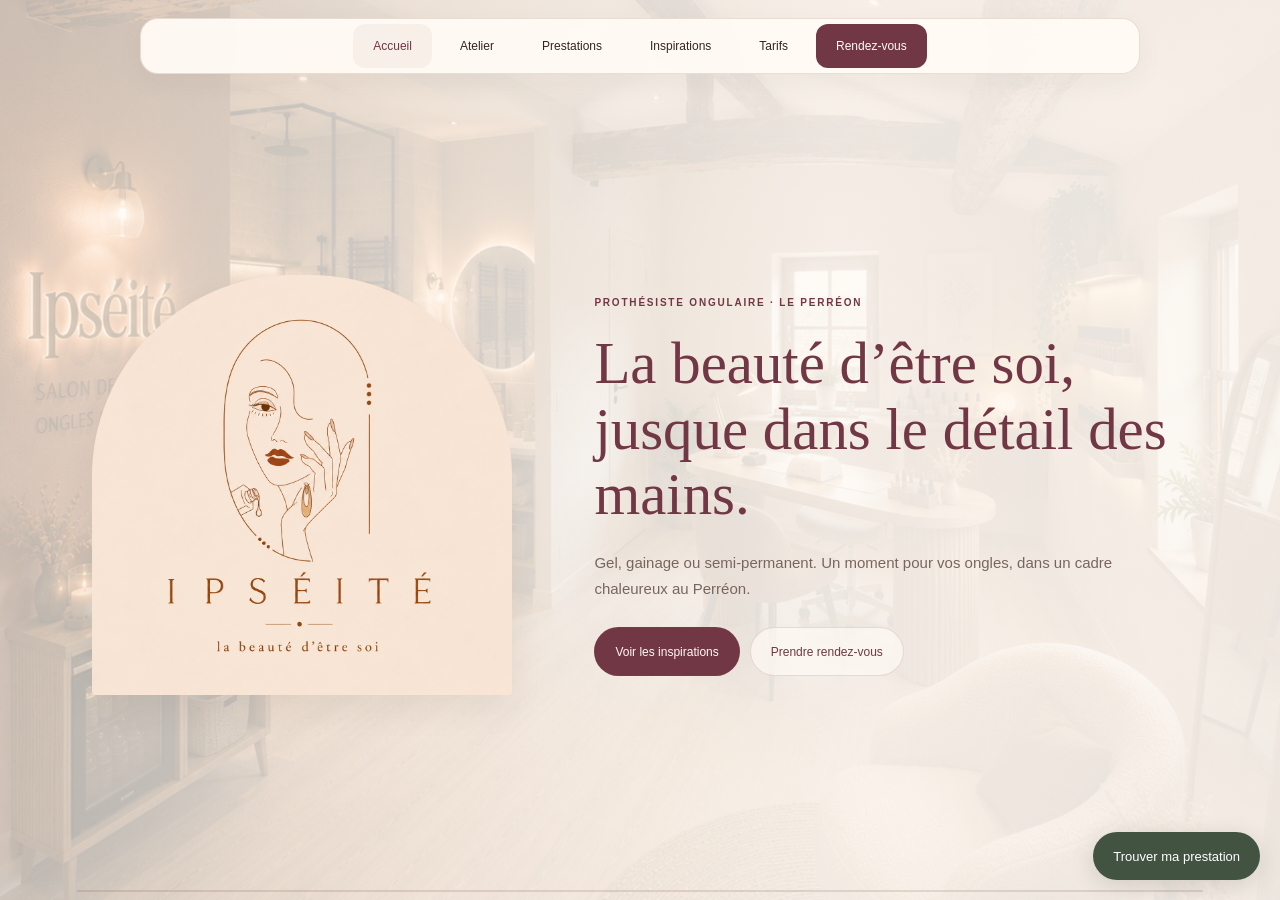
<file: index.html>
<!doctype html>
<html lang="fr">
<head>
  <meta charset="utf-8">
  <meta name="viewport" content="width=device-width, initial-scale=1">
  <meta name="theme-color" content="#713744">
  <meta name="description" content="Gel, gainage naturel, semi-permanent et nail art simple au Perréon. Les inspirations et tarifs Ipséité.">
  <title>Ipséité | Prothésiste ongulaire au Perréon</title>
  <link rel="icon" href="./favicon.svg">
  <link rel="stylesheet" href="./site/style.css">
  <script src="./site/site.js" defer></script>
  <script src="./conseil/widget.js" defer></script>
<link rel="canonical" href="https://ipseite.app/"><meta property="og:type" content="website"><meta property="og:locale" content="fr_FR"><meta property="og:title" content="Ipséité | Prothésiste ongulaire au Perréon"><meta property="og:description" content="Gel, gainage naturel, semi-permanent et nail art simple au Perréon."><meta property="og:url" content="https://ipseite.app/"><meta property="og:image" content="https://ipseite.app/images/ipseite-logo.png">
</head>
<body>
  <header class="site-header">
    <nav aria-label="Navigation principale">
      <a href="#accueil" aria-label="Accueil">Accueil</a><a href="#atelier">Atelier</a><a href="#prestations">Prestations</a><a href="#inspirations">Inspirations</a><a href="#tarifs">Tarifs</a><a class="nav-cta" href="#contact">Rendez-vous</a>
    </nav>
  </header>
  <main class="horizontal-shell">
    <section class="panel hero-panel" id="accueil" aria-labelledby="hero-title">
      <div class="hero-brand-card"><img src="./images/ipseite-logo.png" alt="Ipséité — la beauté d’être soi" width="1254" height="1254" fetchpriority="high"></div>
      <div class="hero-copy"><p class="eyebrow">Prothésiste ongulaire · Le Perréon</p><h1 id="hero-title">La beauté d’être soi,<br>jusque dans le détail des mains.</h1><p>Gel, gainage ou semi-permanent. Un moment pour vos ongles, dans un cadre chaleureux au Perréon.</p><div class="hero-actions"><a class="button primary" href="#inspirations">Voir les inspirations</a><a class="button secondary" href="#contact">Prendre rendez-vous</a></div></div>
    </section>
    <section class="panel atelier-panel" id="atelier" aria-labelledby="atelier-title">
      <div class="section-image"><img src="./images/salon-provisoire.png" alt="Ambiance imaginée du salon : poutres apparentes, parquet et espace manucure" width="1209" height="1300" loading="lazy"><small>Ambiance illustrée · photo du salon à venir</small></div>
      <div class="section-copy"><p class="eyebrow">01 · L’atelier</p><h2 id="atelier-title">Un rendez-vous,<br>un peu de temps pour soi.</h2><p>Ici, l’ongle n’est pas seulement verni. Il est observé, préparé et conseillé, avant de choisir ensemble votre pose.</p><ul class="signature-list"><li>Un conseil en colorimétrie selon votre peau et votre style</li><li>Une préparation attentive de vos ongles</li><li>Des couleurs selon les saisons et vos envies</li></ul></div>
    </section>
    <section class="panel services-panel" id="prestations" aria-labelledby="services-title">
      <div class="section-copy"><p class="eyebrow">02 · Prestations</p><h2 id="services-title">Une technique adaptée à votre plaque d’ongle.</h2><p>On prend le temps de regarder vos ongles et d’échanger sur ce que vous souhaitez.</p></div>
      <div class="service-grid"><article><span class="service-number">01</span><h3>Rallongement</h3><p>À l’aide de demi-capsules, pour ajouter de la longueur à vos ongles.</p></article><article><span class="service-number">02</span><h3>Gainage sur ongle naturel</h3><p>Idéal pour solidifier votre ongle naturel, sans le rallonger.</p></article><article><span class="service-number">03</span><h3>Semi-permanent</h3><p>Une tenue de 3 semaines, uniquement sur ongle dur, selon l’analyse réalisée au rendez-vous.</p></article><article><span class="service-number">04</span><h3>Nail art</h3><p>Une french, un baby boomer ou un petit motif. Des détails simples, à choisir ensemble.</p></article></div>
    </section>
    <section class="panel inspirations-panel" id="inspirations" aria-labelledby="inspirations-title">
      <div class="section-copy"><p class="eyebrow">03 · Inspirations</p><h2 id="inspirations-title">Une envie pour<br>vos prochains ongles ?</h2><p>Ouvrez un album pour regarder les idées.</p><small class="image-note">Visuels provisoires d’inspiration, créés par IA.</small></div>
      <div class="inspiration-grid">
        <button class="inspiration-card" data-album="nude" aria-haspopup="dialog"><span class="nail-photo nude" role="img" aria-label="Inspiration manucure nude"></span><span class="card-copy"><small>Naturel</small><h3>Nude seconde peau</h3><span>Des beiges et des rosés, tout simplement.</span><span class="album-link">Ouvrir l’album ↗</span></span></button>
        <button class="inspiration-card" data-album="french" aria-haspopup="dialog"><span class="nail-photo french" role="img" aria-label="Inspiration french laiteuse"></span><span class="card-copy"><small>Intemporel</small><h3>French lait</h3><span>Une base laiteuse et un fin bord blanc.</span><span class="album-link">Ouvrir l’album ↗</span></span></button>
        <button class="inspiration-card" data-album="burgundy" aria-haspopup="dialog"><span class="nail-photo burgundy" role="img" aria-label="Inspiration manucure bordeaux"></span><span class="card-copy"><small>Caractère</small><h3>Bordeaux de vigne</h3><span>Un bordeaux uni, plus ou moins foncé.</span><span class="album-link">Ouvrir l’album ↗</span></span></button>
        <button class="inspiration-card" data-album="signature" aria-haspopup="dialog"><span class="nail-photo signature" role="img" aria-label="Inspiration nail art très épuré"></span><span class="card-copy"><small>Signature</small><h3>Fleurs fines</h3><span>Un trait, un point ou une toute petite fleur.</span><span class="album-link">Ouvrir l’album ↗</span></span></button>
      </div>
    </section>
    <section class="panel pricing-panel" id="tarifs" aria-labelledby="pricing-title">
      <div class="section-copy"><p class="eyebrow">04 · La carte</p><h2 id="pricing-title">Tarifs</h2></div>
      <div class="price-card"><table><caption class="sr-only">Tarifs des prestations Ipséité en euros</caption><tbody>
        <tr><th scope="row">Pose complète gel <span>(Rallongement)</span></th><td>60 €</td></tr><tr><th scope="row">Remplissage <span>(Dépose + pose)</span></th><td>50 €</td></tr><tr><th scope="row">Gainage naturel</th><td>45 €</td></tr><tr><th scope="row">Semi-permanent</th><td>35 €</td></tr><tr class="price-group"><th colspan="2" scope="rowgroup">Nail art</th></tr><tr><th scope="row">French / Baby boomer</th><td>10 €</td></tr><tr><th scope="row">Autre <span>selon demande</span></th><td><small>À partir de</small>5 €</td></tr><tr><th scope="row">Dépose complète</th><td>20 €</td></tr>
      </tbody></table></div>
    </section>
    <section class="panel contact-panel" id="contact" aria-labelledby="contact-title">
      <div class="contact-logo"><img src="./images/ipseite-logo.png" alt="Ipséité — la beauté d’être soi" width="1254" height="1254" loading="lazy"></div>
      <div class="section-copy"><p class="eyebrow">05 · Contact</p><h2 id="contact-title">On se retrouve<br>au Perréon ?</h2><p>Écrivez-nous sur WhatsApp pour parler de votre envie et trouver un créneau.</p><a class="button primary" href="https://wa.me/33768228951?text=Bonjour%20Ips%C3%A9it%C3%A9%2C%20je%20souhaite%20prendre%20rendez-vous." target="_blank" rel="noopener noreferrer">Prendre rendez-vous sur WhatsApp</a><address><span>Le Perréon · Beaujolais</span><a href="tel:+33768228951">07 68 22 89 51</a><a href="mailto:contact@ipseite.app">contact@ipseite.app</a></address></div>
    </section>
  </main>
  <div class="progress" aria-hidden="true"><span></span></div>
  <dialog id="album-dialog" aria-labelledby="album-title"><div class="album-header"><div><p class="eyebrow">Album d’inspiration</p><h2 id="album-title"></h2></div><button class="close-album" aria-label="Fermer l’album" autofocus>×</button></div><p id="album-description"></p><div class="album-images"></div><p class="image-note">Exemple provisoire créé par IA. Les photos de nos réalisations seront ajoutées ici.</p><a class="button primary album-booking" href="https://wa.me/33768228951" target="_blank" rel="noopener noreferrer">Parler de cette inspiration</a></dialog>
</body>
</html>
</file>
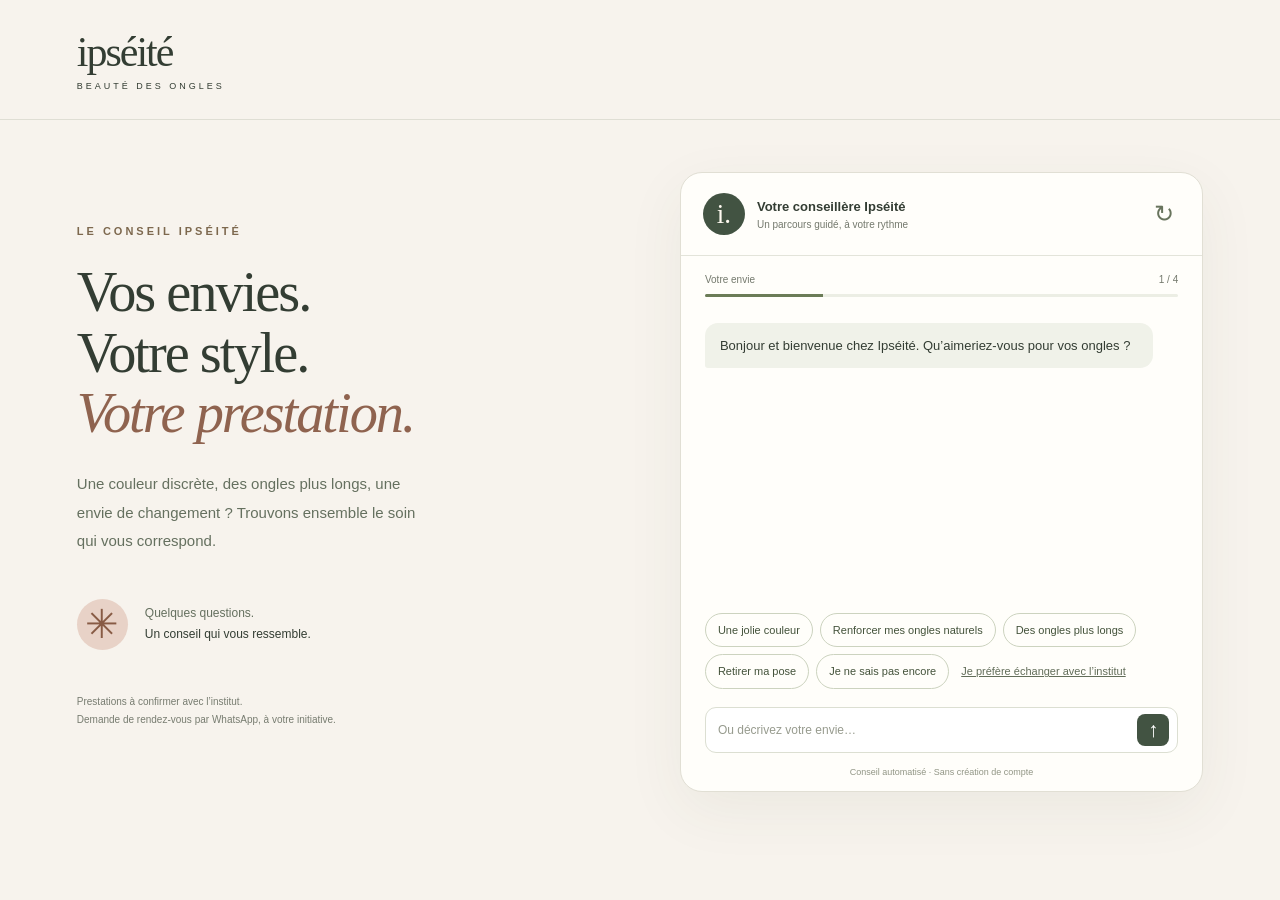
<file: conseil/index.html>
<!doctype html>
<html lang="fr">
<head>
  <meta charset="utf-8">
  <meta name="viewport" content="width=device-width, initial-scale=1">
  <meta name="description" content="Trouvez la prestation Ipséité adaptée à vos envies.">
  <title>Ipséité — Votre conseil personnalisé</title>
  <link rel="stylesheet" href="./style.css">
</head>
<body>
  <header class="site-header"><a href="#" class="brand" aria-label="Ipséité, accueil">ipséité<span>BEAUTÉ DES ONGLES</span></a></header>
  <main>
    <section class="intro">
      <p class="eyebrow">LE CONSEIL IPSÉITÉ</p>
      <h1>Vos envies.<br>Votre style.<br><em>Votre prestation.</em></h1>
      <p class="intro-text">Une couleur discrète, des ongles plus longs, une envie de changement ? Trouvons ensemble le soin qui vous correspond.</p>
      <div class="promise"><span class="flower" aria-hidden="true">✳</span><p>Quelques questions.<br><strong>Un conseil qui vous ressemble.</strong></p></div>
      <p class="local-note">Prestations à confirmer avec l’institut.<br>Demande de rendez-vous par WhatsApp, à votre initiative.</p>
    </section>
    <section class="chat-card" aria-labelledby="chat-title">
      <header class="chat-header"><div class="avatar" aria-hidden="true">i.</div><div><h2 id="chat-title">Votre conseillère Ipséité</h2><p>Un parcours guidé, à votre rythme</p></div><button class="icon-button" id="restart" type="button" aria-label="Recommencer le parcours" title="Recommencer">↻</button></header>
      <div class="progress-area"><div class="progress-label"><span id="step-label">Votre envie</span><span id="step-count">1 / 3</span></div><div class="track"><div id="progress"></div></div></div>
      <div id="conversation" role="log" aria-label="Conversation" aria-live="polite" aria-relevant="additions"></div>
      <div id="actions"></div>
      <form id="message-form"><label class="sr-only" for="message">Décrivez votre envie</label><input id="message" name="message" maxlength="500" placeholder="Ou décrivez votre envie…" autocomplete="off"><button type="submit" aria-label="Envoyer mon message">↑</button></form>
      <footer class="chat-footer">Conseil automatisé · Sans création de compte</footer>
    </section>
  </main>
  <script type="module" src="./chat.js"></script>
</body>
</html>
</file>
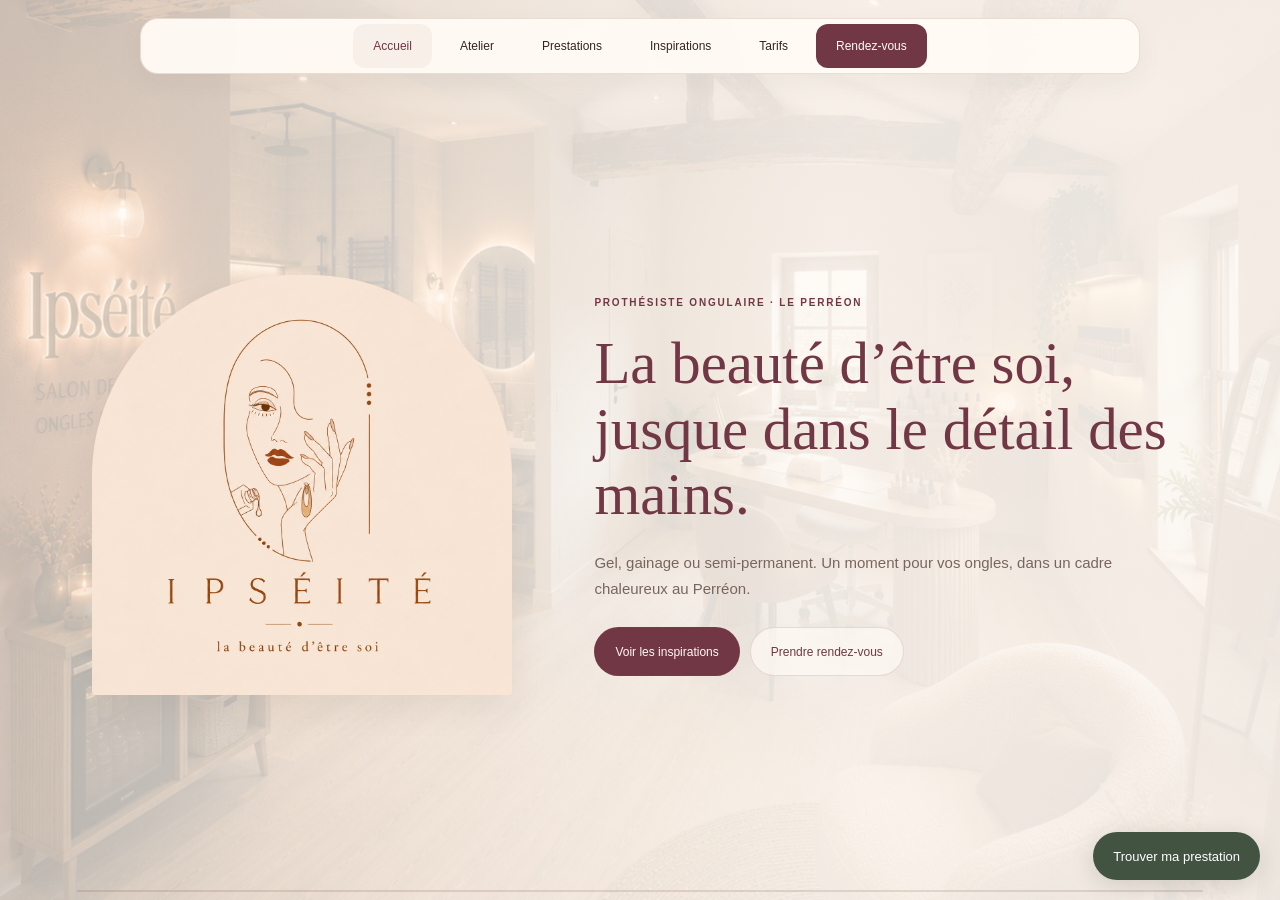
<file: site/index.html>
<!doctype html>
<html lang="fr">
<head>
  <meta charset="utf-8">
  <meta name="viewport" content="width=device-width, initial-scale=1">
  <meta name="theme-color" content="#713744">
  <meta name="description" content="Gel, gainage naturel, semi-permanent et nail art simple au Perréon. Les inspirations et tarifs Ipséité.">
  <title>Ipséité | Prothésiste ongulaire au Perréon</title>
  <link rel="icon" href="../favicon.svg">
  <link rel="stylesheet" href="./style.css">
  <script src="./site.js" defer></script>
  <script src="../conseil/widget.js" defer></script>
</head>
<body>
  <header class="site-header">
    <nav aria-label="Navigation principale">
      <a href="#accueil" aria-label="Accueil">Accueil</a><a href="#atelier">Atelier</a><a href="#prestations">Prestations</a><a href="#inspirations">Inspirations</a><a href="#tarifs">Tarifs</a><a class="nav-cta" href="#contact">Rendez-vous</a>
    </nav>
  </header>
  <main class="horizontal-shell">
    <section class="panel hero-panel" id="accueil" aria-labelledby="hero-title">
      <div class="hero-brand-card"><img src="../images/ipseite-logo.png" alt="Ipséité — la beauté d’être soi" width="1254" height="1254" fetchpriority="high"></div>
      <div class="hero-copy"><p class="eyebrow">Prothésiste ongulaire · Le Perréon</p><h1 id="hero-title">La beauté d’être soi,<br>jusque dans le détail des mains.</h1><p>Gel, gainage ou semi-permanent. Un moment pour vos ongles, dans un cadre chaleureux au Perréon.</p><div class="hero-actions"><a class="button primary" href="#inspirations">Voir les inspirations</a><a class="button secondary" href="#contact">Prendre rendez-vous</a></div></div>
    </section>
    <section class="panel atelier-panel" id="atelier" aria-labelledby="atelier-title">
      <div class="section-image"><img src="../images/salon-provisoire.png" alt="Ambiance imaginée du salon : poutres apparentes, parquet et espace manucure" width="1209" height="1300" loading="lazy"><small>Ambiance illustrée · photo du salon à venir</small></div>
      <div class="section-copy"><p class="eyebrow">01 · L’atelier</p><h2 id="atelier-title">Un rendez-vous,<br>un peu de temps pour soi.</h2><p>Ici, l’ongle n’est pas seulement verni. Il est observé, préparé et conseillé, avant de choisir ensemble votre pose.</p><ul class="signature-list"><li>Un conseil en colorimétrie selon votre peau et votre style</li><li>Une préparation attentive de vos ongles</li><li>Des couleurs selon les saisons et vos envies</li></ul></div>
    </section>
    <section class="panel services-panel" id="prestations" aria-labelledby="services-title">
      <div class="section-copy"><p class="eyebrow">02 · Prestations</p><h2 id="services-title">Une technique adaptée à votre plaque d’ongle.</h2><p>On prend le temps de regarder vos ongles et d’échanger sur ce que vous souhaitez.</p></div>
      <div class="service-grid"><article><span class="service-number">01</span><h3>Rallongement</h3><p>À l’aide de demi-capsules, pour ajouter de la longueur à vos ongles.</p></article><article><span class="service-number">02</span><h3>Gainage sur ongle naturel</h3><p>Idéal pour solidifier votre ongle naturel, sans le rallonger.</p></article><article><span class="service-number">03</span><h3>Semi-permanent</h3><p>Une tenue de 3 semaines, uniquement sur ongle dur, selon l’analyse réalisée au rendez-vous.</p></article><article><span class="service-number">04</span><h3>Nail art</h3><p>Une french, un baby boomer ou un petit motif. Des détails simples, à choisir ensemble.</p></article></div>
    </section>
    <section class="panel inspirations-panel" id="inspirations" aria-labelledby="inspirations-title">
      <div class="section-copy"><p class="eyebrow">03 · Inspirations</p><h2 id="inspirations-title">Une envie pour<br>vos prochains ongles ?</h2><p>Ouvrez un album pour regarder les idées.</p><small class="image-note">Visuels provisoires d’inspiration, créés par IA.</small></div>
      <div class="inspiration-grid">
        <button class="inspiration-card" data-album="nude" aria-haspopup="dialog"><span class="nail-photo nude" role="img" aria-label="Inspiration manucure nude"></span><span class="card-copy"><small>Naturel</small><h3>Nude seconde peau</h3><span>Des beiges et des rosés, tout simplement.</span><span class="album-link">Ouvrir l’album ↗</span></span></button>
        <button class="inspiration-card" data-album="french" aria-haspopup="dialog"><span class="nail-photo french" role="img" aria-label="Inspiration french laiteuse"></span><span class="card-copy"><small>Intemporel</small><h3>French lait</h3><span>Une base laiteuse et un fin bord blanc.</span><span class="album-link">Ouvrir l’album ↗</span></span></button>
        <button class="inspiration-card" data-album="burgundy" aria-haspopup="dialog"><span class="nail-photo burgundy" role="img" aria-label="Inspiration manucure bordeaux"></span><span class="card-copy"><small>Caractère</small><h3>Bordeaux de vigne</h3><span>Un bordeaux uni, plus ou moins foncé.</span><span class="album-link">Ouvrir l’album ↗</span></span></button>
        <button class="inspiration-card" data-album="signature" aria-haspopup="dialog"><span class="nail-photo signature" role="img" aria-label="Inspiration nail art très épuré"></span><span class="card-copy"><small>Signature</small><h3>Fleurs fines</h3><span>Un trait, un point ou une toute petite fleur.</span><span class="album-link">Ouvrir l’album ↗</span></span></button>
      </div>
    </section>
    <section class="panel pricing-panel" id="tarifs" aria-labelledby="pricing-title">
      <div class="section-copy"><p class="eyebrow">04 · La carte</p><h2 id="pricing-title">Tarifs</h2></div>
      <div class="price-card"><table><caption class="sr-only">Tarifs des prestations Ipséité en euros</caption><tbody>
        <tr><th scope="row">Pose complète gel <span>(Rallongement)</span></th><td>60 €</td></tr><tr><th scope="row">Remplissage <span>(Dépose + pose)</span></th><td>50 €</td></tr><tr><th scope="row">Gainage naturel</th><td>45 €</td></tr><tr><th scope="row">Semi-permanent</th><td>35 €</td></tr><tr class="price-group"><th colspan="2" scope="rowgroup">Nail art</th></tr><tr><th scope="row">French / Baby boomer</th><td>10 €</td></tr><tr><th scope="row">Autre <span>selon demande</span></th><td><small>À partir de</small>5 €</td></tr><tr><th scope="row">Dépose complète</th><td>20 €</td></tr>
      </tbody></table></div>
    </section>
    <section class="panel contact-panel" id="contact" aria-labelledby="contact-title">
      <div class="contact-logo"><img src="../images/ipseite-logo.png" alt="Ipséité — la beauté d’être soi" width="1254" height="1254" loading="lazy"></div>
      <div class="section-copy"><p class="eyebrow">05 · Contact</p><h2 id="contact-title">On se retrouve<br>au Perréon ?</h2><p>Écrivez-nous sur WhatsApp pour parler de votre envie et trouver un créneau.</p><a class="button primary" href="https://wa.me/33768228951?text=Bonjour%20Ips%C3%A9it%C3%A9%2C%20je%20souhaite%20prendre%20rendez-vous." target="_blank" rel="noopener noreferrer">Prendre rendez-vous sur WhatsApp</a><address><span>Le Perréon · Beaujolais</span><a href="tel:+33768228951">07 68 22 89 51</a><a href="mailto:contact@ipseite.app">contact@ipseite.app</a></address></div>
    </section>
  </main>
  <div class="progress" aria-hidden="true"><span></span></div>
  <dialog id="album-dialog" aria-labelledby="album-title"><div class="album-header"><div><p class="eyebrow">Album d’inspiration</p><h2 id="album-title"></h2></div><button class="close-album" aria-label="Fermer l’album" autofocus>×</button></div><p id="album-description"></p><div class="album-images"></div><p class="image-note">Exemple provisoire créé par IA. Les photos de nos réalisations seront ajoutées ici.</p><a class="button primary album-booking" href="https://wa.me/33768228951" target="_blank" rel="noopener noreferrer">Parler de cette inspiration</a></dialog>
</body>
</html>
</file>
<file: site/style.css>
:root{color-scheme:light;--ink:#352521;--muted:#78665e;--wine:#713744;--paper:#fffaf4;--line:#7c51412b;--gold:#b9874c}*{box-sizing:border-box}html{scroll-behavior:smooth;scroll-padding-top:100px}body{margin:0;background:var(--paper);color:var(--ink);font-family:Arial,Helvetica,sans-serif;font-size:15px;line-height:1.7}a{color:inherit;text-decoration:none}button{font:inherit;cursor:pointer}img{display:block;max-width:100%;height:auto}h1,h2,h3{font-family:Georgia,'Times New Roman',serif;font-weight:400;line-height:1.12;margin:0 0 22px}h1{font-size:clamp(2.1rem,6.5vw,4.4rem);color:var(--wine)}h2{font-size:clamp(2.1rem,5.5vw,4rem)}h3{font-size:1.4rem}p{margin:0 0 20px}.eyebrow{font-size:10px;font-weight:600;letter-spacing:.18em;text-transform:uppercase;color:var(--wine);margin-bottom:20px}.site-header{position:fixed;z-index:30;top:10px;left:12px;right:12px;background:#fffaf4f5;border:1px solid var(--line);border-radius:18px;box-shadow:0 8px 28px #3525210c;backdrop-filter:blur(16px)}nav{display:grid;grid-template-columns:repeat(3,1fr);gap:0;padding:5px}nav a{font-size:11px;text-align:center;padding:10px 5px;min-height:40px;display:grid;place-items:center;border-radius:12px}nav a[aria-current]{background:#7137440d;color:var(--wine)}nav .nav-cta{background:var(--wine);color:var(--paper)}.panel{padding:60px 22px;scroll-margin-top:105px;min-width:0}.hero-panel{padding-top:120px;padding-bottom:52px;background:linear-gradient(180deg,#fffaf4b0,#fffaf4ed 75%,#fffaf4),url('../images/salon-provisoire.png') center/cover;display:grid;gap:28px;min-height:100svh;align-content:center}.hero-brand-card{width:190px;margin:auto;border-radius:48% 48% 4px 4px;overflow:hidden;box-shadow:0 14px 35px #35252112}.hero-copy p:not(.eyebrow),.section-copy>p:not(.eyebrow){color:var(--muted);max-width:580px}.hero-actions{display:flex;flex-direction:column;gap:10px;margin-top:26px}.button{display:inline-flex;align-items:center;justify-content:center;min-height:49px;padding:12px 20px;border:1px solid var(--line);border-radius:30px;font-size:12px;text-align:center;line-height:1.5}.primary{background:var(--wine);color:var(--paper)}.secondary{background:#fffaf4a8;color:var(--wine)}.atelier-panel{display:grid;gap:32px;background:#f2e7dc}.section-image{position:relative;max-width:600px}.section-image img{width:100%;height:290px;object-fit:cover;object-position:50% 58%;border-radius:120px 120px 4px 4px}.section-image small{display:block;font-size:10px;color:var(--muted);margin-top:8px}.signature-list{list-style:none;margin:25px 0 0;padding:0}.signature-list li{border-bottom:1px solid var(--line);padding:12px 0;font-size:13px}.services-panel{background:#4f5949;color:var(--paper);display:grid;gap:28px}.services-panel .eyebrow{color:#e9d3c0}.services-panel .section-copy>p{color:#fffaf4c2}.service-grid{display:grid;gap:14px}.service-grid article{border:1px solid #fffaf433;padding:23px;border-radius:3px}.service-number{font-family:Georgia,serif;color:#e9d3c0;font-size:18px}.service-grid h3{margin:12px 0}.service-grid p{color:#fffaf4cf;font-size:13px;margin:0}.inspirations-panel{display:grid;gap:28px}.inspiration-grid{display:grid;grid-template-columns:repeat(2,minmax(0,1fr));gap:12px}.inspiration-card{min-width:0;padding:0;background:transparent;border:1px solid var(--line);color:var(--ink);text-align:left;border-radius:4px;overflow:hidden;transition:transform .2s}.inspiration-card:hover{transform:translateY(-3px)}.nail-photo{display:block;aspect-ratio:1;background-image:url('../images/inspirations-sheet.png');background-size:200% 200%;background-repeat:no-repeat;background-color:#e8d9cc}.nude{background-position:0 0}.french{background-position:100% 0}.burgundy{background-position:0 100%}.signature{background-position:100% 100%}.card-copy{display:block;padding:15px 11px}.card-copy small{display:block;font-size:9px;text-transform:uppercase;letter-spacing:.1em;color:var(--wine)}.card-copy h3{font-size:1.18rem;margin:8px 0;overflow-wrap:anywhere}.card-copy>span{display:block;font-size:11px;color:var(--muted);line-height:1.6}.card-copy .album-link{margin-top:14px;color:var(--wine);font-size:10px}.image-note{font-size:11px;color:var(--muted);display:block;line-height:1.6}.pricing-panel{background:#f5e9e4;display:grid;gap:16px}.price-card{background:var(--paper);border:1px solid var(--line);border-radius:5px;padding:6px 18px;box-shadow:0 12px 35px #35252108}table{border-collapse:collapse;width:100%;font-size:13px}th,td{border-bottom:1px solid var(--line);padding:18px 0}th{text-align:left;font-weight:400;padding-right:12px;line-height:1.6}th span{display:block;font-size:11px;color:var(--muted)}td{text-align:right;white-space:nowrap;color:var(--wine);font-size:20px;font-family:Georgia,serif}td small{display:block;font:10px Arial,sans-serif;margin-bottom:5px}.price-group th{font-size:10px;font-weight:600;letter-spacing:.15em;text-transform:uppercase;color:var(--wine);padding-bottom:10px}tr:last-child th,tr:last-child td{border-bottom:0}.contact-panel{display:grid;gap:34px;background:#e8d8c8;padding-bottom:110px}.contact-logo{width:210px;justify-self:center;overflow:hidden;border-radius:50% 50% 3px 3px}address{font-style:normal;display:grid;gap:10px;margin-top:30px;font-size:14px}address a{width:fit-content;border-bottom:1px solid var(--line);overflow-wrap:anywhere}address span{color:var(--muted);font-size:12px}.progress{display:none}a:focus-visible,button:focus-visible{outline:3px solid var(--gold);outline-offset:4px}.sr-only{position:absolute;width:1px;height:1px;padding:0;overflow:hidden;clip:rect(0,0,0,0);white-space:nowrap}dialog{color:var(--ink);background:var(--paper);border:1px solid var(--line);border-radius:12px;padding:24px;width:min(680px,calc(100% - 24px));max-height:90dvh;overscroll-behavior:contain}dialog::backdrop{background:#352521a6;backdrop-filter:blur(5px)}.album-header{display:flex;justify-content:space-between;align-items:start;gap:15px}.album-header h2{font-size:2rem}.album-header .eyebrow{font-size:9px;margin:0 0 10px}.close-album{border:1px solid var(--line);background:none;min-width:44px;min-height:44px;border-radius:50%;font-size:26px;line-height:1;color:var(--ink)}.album-images{max-width:400px;margin:20px auto}.album-images .nail-photo{border-radius:4px}.album-booking{margin-top:12px}.album-open{overflow:hidden}
@media(min-width:601px){.panel{padding:70px 6%}.hero-panel{padding-top:135px}.site-header{max-width:1000px;margin:auto}nav{display:flex;justify-content:center;gap:8px}nav a{padding:12px 20px;font-size:12px}.hero-brand-card{width:270px}.hero-actions{flex-direction:row}.service-grid{grid-template-columns:repeat(2,minmax(0,1fr))}.card-copy{padding:18px}.card-copy h3{font-size:1.5rem}.card-copy>span{font-size:13px}.contact-logo{width:280px}th span{display:inline}th,td{padding:21px 0}}
@media(min-width:1001px){body{overflow:hidden}.site-header{top:18px}.horizontal-shell{display:flex;width:100%;height:100dvh;overflow-x:auto;overflow-y:hidden;scrollbar-width:none}.horizontal-shell::-webkit-scrollbar{display:none}.panel{flex:0 0 100%;width:100%;height:100dvh;min-height:0;overflow-y:auto;overscroll-behavior-y:contain;padding:125px 6% 55px;display:grid;grid-template-columns:minmax(0,.85fr) minmax(0,1.15fr);gap:6%;align-items:center}.hero-panel{background:linear-gradient(90deg,#fffaf4b5,#fffaf4e8 65%),url('../images/salon-provisoire.png') center/cover}.hero-brand-card{width:min(100%,420px)}h1{font-size:clamp(2.5rem,4.6vw,5rem)}h2{font-size:clamp(2.4rem,4.2vw,4.7rem)}.section-image img{height:min(65vh,650px)}.inspirations-panel{grid-template-columns:minmax(0,.65fr) minmax(0,1.35fr)}.inspiration-grid{gap:14px}.nail-photo{aspect-ratio:1.6}.card-copy{padding:12px 16px}.card-copy h3{font-size:1.5rem;margin:6px 0}.card-copy .album-link{margin-top:6px}.image-note{max-width:350px}.price-card{padding:10px 30px}.contact-logo{width:min(100%,430px)}.progress{display:block;position:fixed;bottom:8px;left:6%;right:6%;height:2px;background:var(--line);pointer-events:none}.progress span{display:block;height:100%;width:0;background:var(--wine)}.album-images .nail-photo{aspect-ratio:1}}
@media(max-width:359px){.panel{padding-left:16px;padding-right:16px}.inspiration-grid{grid-template-columns:1fr}.nail-photo{aspect-ratio:1.3}nav a{font-size:10px}.hero-brand-card{width:160px}}
/* Keep the navigation clear of anchor targets and preserve photo proportions. */
html{scroll-padding-top:118px}.panel{scroll-margin-top:0}nav a{min-height:44px}.nail-photo{background-size:200% auto}
@media(prefers-reduced-motion:reduce){html{scroll-behavior:auto}*{transition:none!important}}
</file>
<file: conseil/style.css>
:root{color-scheme:light;--paper:#f7f3ed;--ink:#333d33;--olive:#425342;--rose:#e8d2c7;--muted:#74796d;--line:#e3e4da}*{box-sizing:border-box}body{margin:0;background:var(--paper);color:var(--ink);font-family:Arial,Helvetica,sans-serif}button,input{font:inherit}button,a,input{-webkit-tap-highlight-color:transparent}button{cursor:pointer}button:focus-visible,a:focus-visible,input:focus-visible{outline:3px solid #9b6b54;outline-offset:3px}.site-header{max-width:1400px;margin:auto;padding:28px 6%;display:flex;align-items:center;justify-content:space-between;border-bottom:1px solid #dfded4}.brand{font:42px Georgia,serif;color:var(--ink);text-decoration:none;letter-spacing:-2px}.brand span{display:block;letter-spacing:3px;font:9px Arial,sans-serif;margin-top:5px}.preview-tag{font-size:11px;border:1px solid #c8cbbf;border-radius:20px;padding:8px 12px;color:#626e5e}main{max-width:1300px;margin:0 auto;display:grid;grid-template-columns:1fr 1.02fr;gap:8%;align-items:center;padding:52px 6%}.eyebrow{font-size:11px;letter-spacing:3px;color:#7d684e;font-weight:600;margin:0 0 25px}h1{font:clamp(42px,4.4vw,70px)/1.08 Georgia,serif;letter-spacing:-2px;margin:0 0 26px}h1 em{font-weight:normal;color:#8f634f}.intro-text{font-size:15px;line-height:1.9;max-width:360px;color:#65705f}.promise{display:flex;gap:17px;align-items:center;margin:35px 0}.promise p{font-size:12px;line-height:1.8;color:#65705f}.promise strong{font-weight:500;color:var(--ink)}.flower{display:grid;place-items:center;border-radius:50%;width:51px;height:51px;background:var(--rose);color:#885b45;font-size:40px}.local-note{font-size:10px;line-height:1.8;color:#777c70;max-width:360px}.chat-card{background:#fffefa;border:1px solid #e1dfd4;border-radius:22px;box-shadow:0 18px 60px #424d3010;overflow:hidden;min-width:0}.chat-header{display:flex;align-items:center;gap:12px;padding:20px 22px;border-bottom:1px solid var(--line)}.avatar{background:var(--olive);color:#fffaf1;border-radius:50%;width:42px;height:42px;display:grid;place-items:center;font:27px Georgia,serif}.chat-header h2{font-size:13px;font-weight:600;margin:0 0 5px}.chat-header p{font-size:10px;margin:0;color:var(--muted)}.icon-button{background:transparent;border:0;color:#68745d;font-size:24px;margin-left:auto;padding:6px}.progress-area{padding:18px 24px 8px}.progress-label{display:flex;justify-content:space-between;font-size:10px;color:var(--muted);margin-bottom:9px}.track{height:3px;background:#eceee4;border-radius:6px;overflow:hidden}#progress{background:#6b7c57;width:33.33%;height:100%;transition:width .3s}#conversation{height:300px;overflow-y:auto;padding:18px 24px 8px;scroll-behavior:smooth}.bubble{font-size:13px;line-height:1.65;padding:12px 15px;border-radius:13px;margin:0 25px 12px 0;background:#f0f2e9;white-space:pre-wrap;overflow-wrap:anywhere}.bubble.user{background:#e9d7cd;margin:0 0 12px 35px;border-bottom-right-radius:3px}.bubble.bot{border-bottom-left-radius:3px}.recommendation{border:1px solid #d3dac6;background:#fbfcf6;border-radius:14px;padding:16px;margin-bottom:12px}.recommendation .eyebrow{font-size:9px;letter-spacing:2px;margin-bottom:8px}.recommendation h3{font:25px Georgia,serif;margin:0 0 10px}.recommendation p{font-size:12px;line-height:1.7;margin:7px 0}.recommendation .detail{font-size:11px;color:#69715f}#actions{padding:8px 24px;display:flex;gap:7px;flex-wrap:wrap}.choice{background:transparent;border:1px solid #ccd3bf;border-radius:20px;padding:9px 12px;font-size:11px;color:#43523a;line-height:1.3;text-align:left}.choice:hover{background:#eff2e6;border-color:#697b52}.primary{width:100%;background:var(--olive);color:white;border:0;border-radius:9px;padding:13px 14px;font-size:12px}.primary:hover{background:#2f432e}.secondary{background:transparent;color:#626d59;border:0;text-decoration:underline;font-size:11px;padding:7px 5px}.summary{width:100%;white-space:pre-wrap;font-size:11px;line-height:1.8;background:#f5f4ed;border-radius:10px;padding:12px;max-height:180px;overflow:auto}.notice{font-size:11px;color:#647058;line-height:1.6;margin:4px 0}#message-form{display:flex;gap:10px;margin:10px 24px 0;border:1px solid #dcdfd2;border-radius:11px;padding:6px 8px 6px 12px;background:white}#message{min-width:0;flex:1;border:0;background:transparent;color:var(--ink);font-size:12px;padding:7px 0}#message::placeholder{color:#979b8e}#message-form button{border:0;border-radius:8px;background:var(--olive);color:white;width:32px;height:32px;font-size:21px}.chat-footer{text-align:center;font-size:9px;color:#919585;padding:14px}.sr-only{position:absolute;width:1px;height:1px;padding:0;overflow:hidden;clip:rect(0,0,0,0);white-space:nowrap;border:0}@media(min-width:1400px){main{padding-top:70px}}@media(max-width:800px){.site-header{padding:20px 6%}main{grid-template-columns:1fr;gap:28px;padding:32px 6%}.intro h1{font-size:44px}.intro h1 br{display:none}.intro h1 em{display:block}.intro-text{max-width:100%;margin-bottom:0}.promise{display:none}.local-note{margin-top:14px}.eyebrow{margin-bottom:18px}#conversation{height:290px}.chat-card{max-width:560px;width:100%;margin:auto}}@media(prefers-reduced-motion:reduce){*{scroll-behavior:auto!important;transition:none!important}}

[hidden]{display:none!important}

.whatsapp-link{display:block;text-align:center;text-decoration:none}

.embedded .site-header,.embedded .intro{display:none}.embedded main{display:block;padding:0}.embedded .chat-card{border:0;border-radius:0;box-shadow:none;max-width:none}.embedded #conversation{height:clamp(170px,42vh,280px)}
</file>
